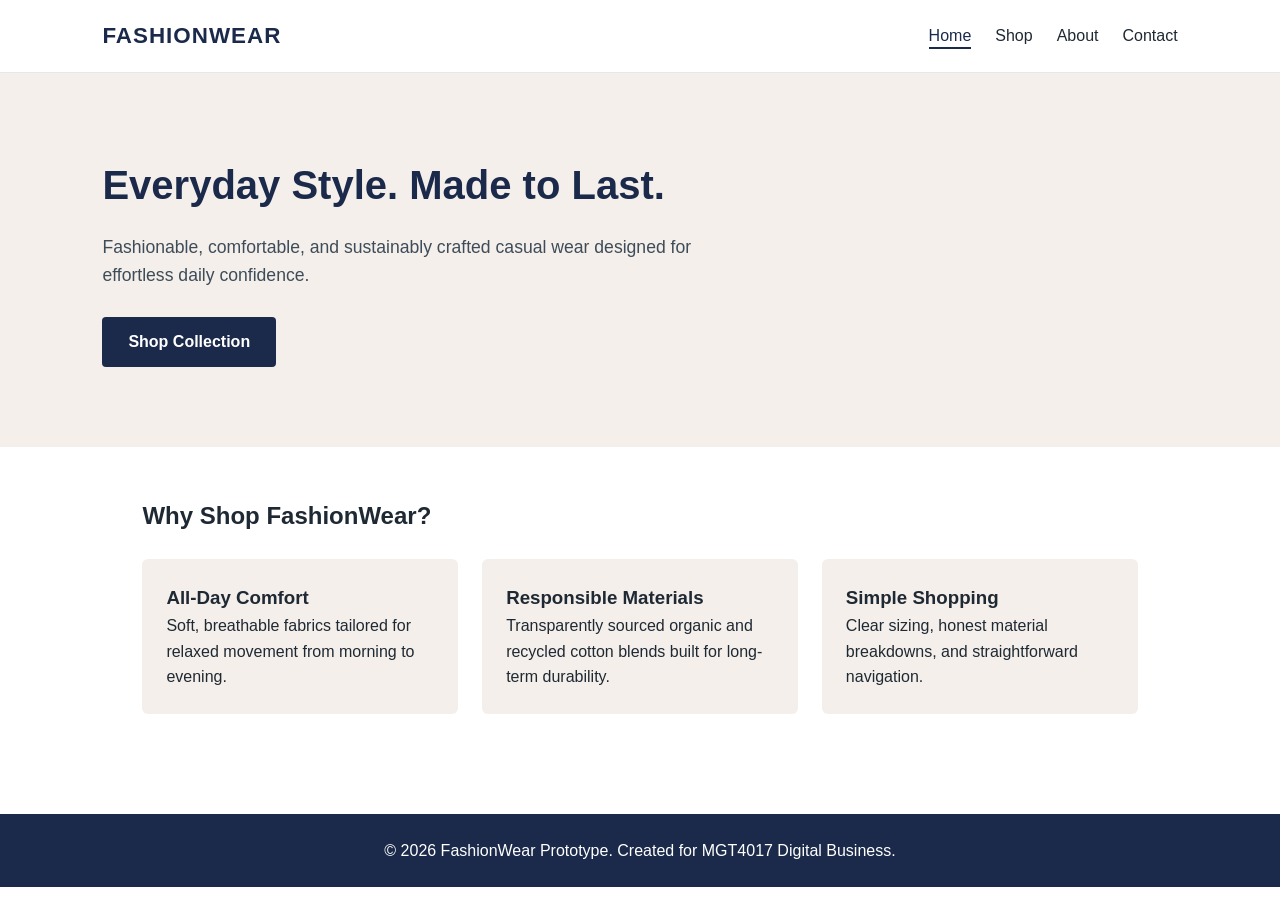
<file: index.html>
<!DOCTYPE html>
<html lang="en">
<head>
  <meta charset="UTF-8">
  <meta name="viewport" content="width=device-width, initial-scale=1.0">
  <title>FashionWear – Stylish & Sustainable Everyday Clothing</title>
  <meta name="description" content="Explore fashionable, comfortable, and sustainable everyday casual wear at FashionWear.">
  <link rel="stylesheet" href="style.css">
</head>
<body>

  <header class="navbar">
    <div class="logo">FASHIONWEAR</div>
    <nav>
      <ul class="nav-links">
        <li><a href="index.html" class="active">Home</a></li>
        <li><a href="shop.html">Shop</a></li>
        <li><a href="about.html">About</a></li>
        <li><a href="contact.html">Contact</a></li>
      </ul>
    </nav>
  </header>

  <main>
    <section class="hero">
      <div class="hero-content">
        <h1>Everyday Style. Made to Last.</h1>
        <p>Fashionable, comfortable, and sustainably crafted casual wear designed for effortless daily confidence.</p>
        <a href="shop.html" class="btn-primary">Shop Collection</a>
      </div>
    </section>

    <section class="highlights container">
      <h2>Why Shop FashionWear?</h2>
      <div class="grid-3">
        <div class="card">
          <h3>All-Day Comfort</h3>
          <p>Soft, breathable fabrics tailored for relaxed movement from morning to evening.</p>
        </div>
        <div class="card">
          <h3>Responsible Materials</h3>
          <p>Transparently sourced organic and recycled cotton blends built for long-term durability.</p>
        </div>
        <div class="card">
          <h3>Simple Shopping</h3>
          <p>Clear sizing, honest material breakdowns, and straightforward navigation.</p>
        </div>
      </div>
    </section>
  </main>

  <footer>
    <p>&copy; 2026 FashionWear Prototype. Created for MGT4017 Digital Business.</p>
  </footer>

  <script src="script.js"></script>
</body>
</html>
</file>
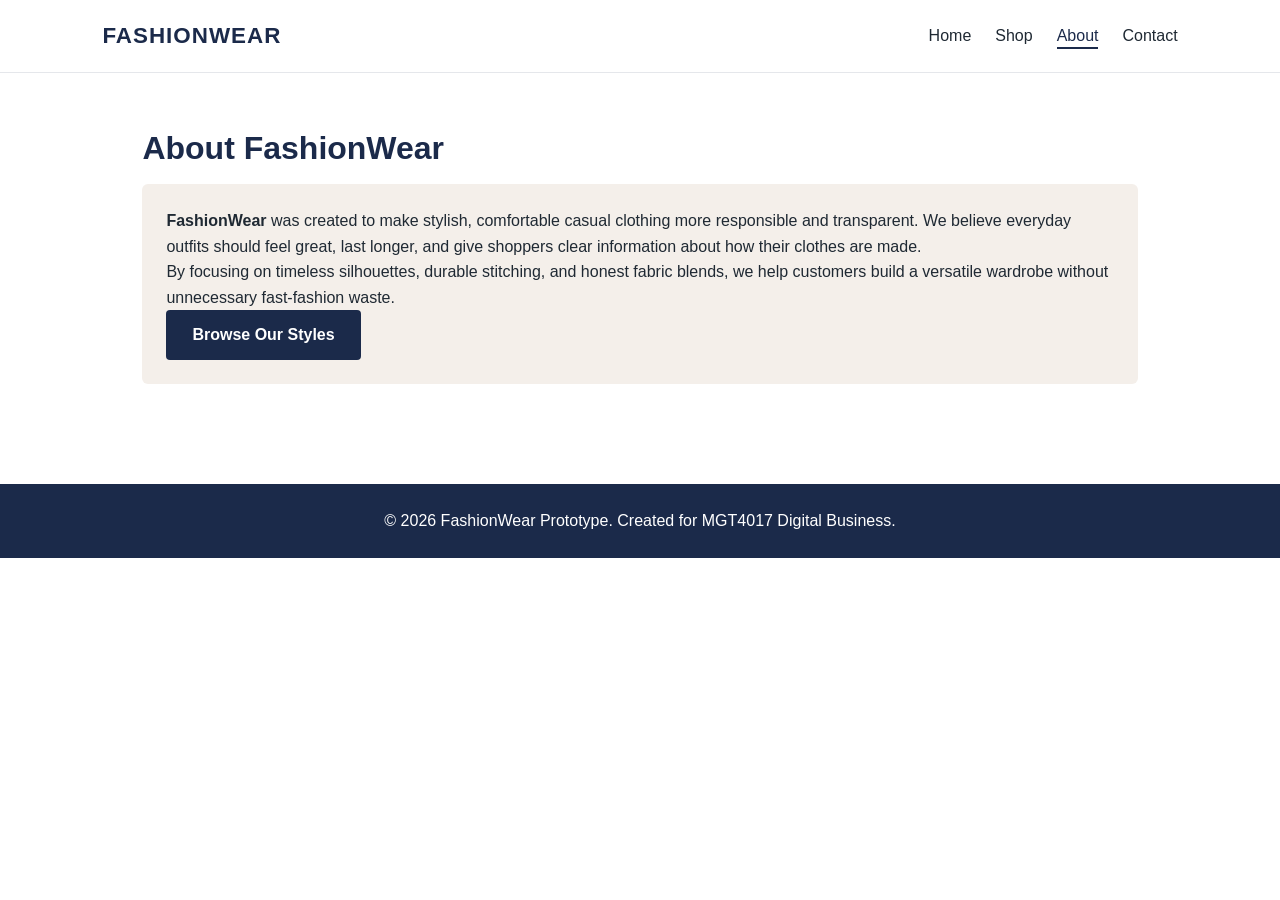
<file: about.html>
<!DOCTYPE html>
<html lang="en">
<head>
  <meta charset="UTF-8">
  <meta name="viewport" content="width=device-width, initial-scale=1.0">
  <title>About FashionWear – Our Story & Sustainability</title>
  <meta name="description" content="Learn about FashionWear's mission to combine everyday style, comfort, and material transparency.">
  <link rel="stylesheet" href="style.css">
</head>
<body>

  <header class="navbar">
    <div class="logo">FASHIONWEAR</div>
    <nav>
      <ul class="nav-links">
        <li><a href="index.html">Home</a></li>
        <li><a href="shop.html">Shop</a></li>
        <li><a href="about.html" class="active">About</a></li>
        <li><a href="contact.html">Contact</a></li>
      </ul>
    </nav>
  </header>

  <main class="container">
    <h1 class="page-title">About FashionWear</h1>
    <div class="about-box">
      <p><strong>FashionWear</strong> was created to make stylish, comfortable casual clothing more responsible and transparent. We believe everyday outfits should feel great, last longer, and give shoppers clear information about how their clothes are made.</p>
      <p>By focusing on timeless silhouettes, durable stitching, and honest fabric blends, we help customers build a versatile wardrobe without unnecessary fast-fashion waste.</p>
      <a href="shop.html" class="btn-primary">Browse Our Styles</a>
    </div>
  </main>

  <footer>
    <p>&copy; 2026 FashionWear Prototype. Created for MGT4017 Digital Business.</p>
  </footer>

  <script src="script.js"></script>
</body>
</html>
</file>
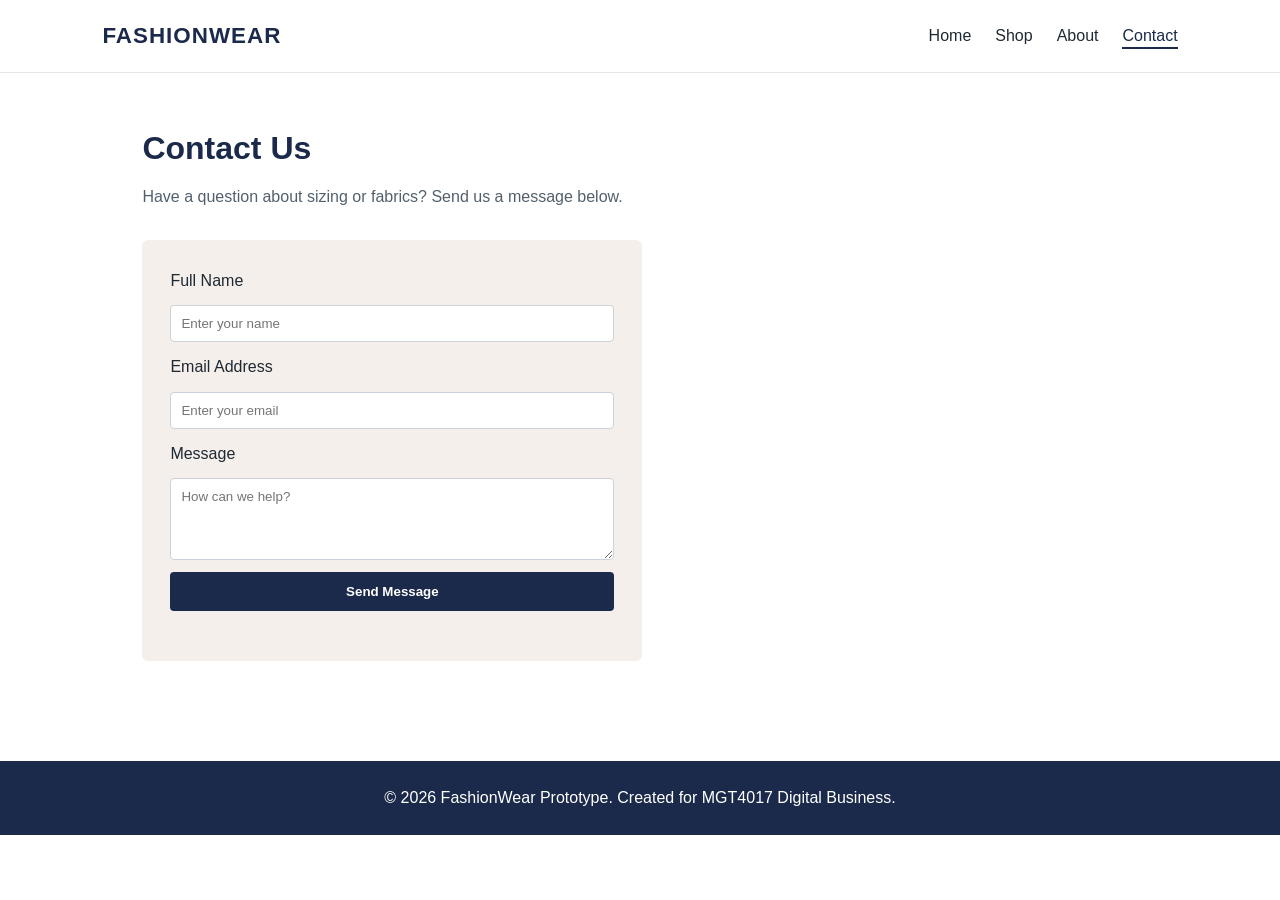
<file: contact.html>
<!DOCTYPE html>
<html lang="en">
<head>
  <meta charset="UTF-8">
  <meta name="viewport" content="width=device-width, initial-scale=1.0">
  <title>Contact FashionWear – Customer Enquiries</title>
  <meta name="description" content="Get in touch with FashionWear for sizing help, product details, or customer support.">
  <link rel="stylesheet" href="style.css">
</head>
<body>

  <header class="navbar">
    <div class="logo">FASHIONWEAR</div>
    <nav>
      <ul class="nav-links">
        <li><a href="index.html">Home</a></li>
        <li><a href="shop.html">Shop</a></li>
        <li><a href="about.html">About</a></li>
        <li><a href="contact.html" class="active">Contact</a></li>
      </ul>
    </nav>
  </header>

  <main class="container">
    <h1 class="page-title">Contact Us</h1>
    <p class="subtitle">Have a question about sizing or fabrics? Send us a message below.</p>

    <form id="contactForm" class="contact-form">
      <label for="name">Full Name</label>
      <input type="text" id="name" placeholder="Enter your name" required>

      <label for="email">Email Address</label>
      <input type="email" id="email" placeholder="Enter your email" required>

      <label for="message">Message</label>
      <textarea id="message" rows="4" placeholder="How can we help?" required></textarea>

      <button type="submit" class="btn-primary">Send Message</button>
      <p id="formMessage" class="feedback-msg"></p>
    </form>
  </main>

  <footer>
    <p>&copy; 2026 FashionWear Prototype. Created for MGT4017 Digital Business.</p>
  </footer>

  <script src="script.js"></script>
</body>
</html>
</file>
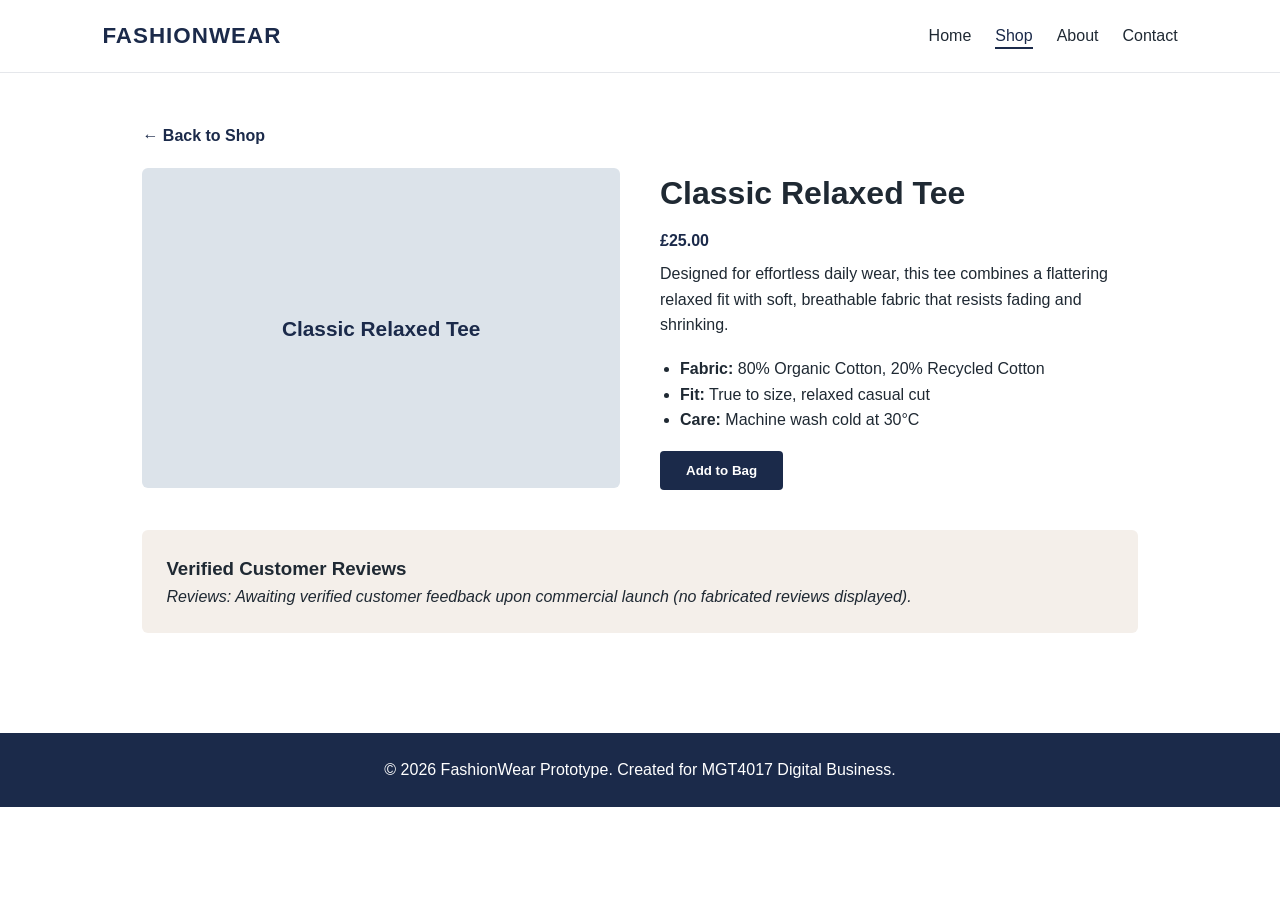
<file: product.html>
<!DOCTYPE html>
<html lang="en">
<head>
  <meta charset="UTF-8">
  <meta name="viewport" content="width=device-width, initial-scale=1.0">
  <title>Classic Relaxed Tee – FashionWear</title>
  <meta name="description" content="Discover the Classic Relaxed Tee from FashionWear. Soft, durable, and ethically crafted.">
  <link rel="stylesheet" href="style.css">
</head>
<body>

  <header class="navbar">
    <div class="logo">FASHIONWEAR</div>
    <nav>
      <ul class="nav-links">
        <li><a href="index.html">Home</a></li>
        <li><a href="shop.html" class="active">Shop</a></li>
        <li><a href="about.html">About</a></li>
        <li><a href="contact.html">Contact</a></li>
      </ul>
    </nav>
  </header>

  <main class="container">
    <a href="shop.html" class="back-link">&larr; Back to Shop</a>
    
    <div class="product-detail">
      <div class="detail-img">Classic Relaxed Tee</div>
      <div class="detail-info">
        <h1>Classic Relaxed Tee</h1>
        <p class="price">£25.00</p>
        <p class="desc">Designed for effortless daily wear, this tee combines a flattering relaxed fit with soft, breathable fabric that resists fading and shrinking.</p>
        <ul class="specs">
          <li><strong>Fabric:</strong> 80% Organic Cotton, 20% Recycled Cotton</li>
          <li><strong>Fit:</strong> True to size, relaxed casual cut</li>
          <li><strong>Care:</strong> Machine wash cold at 30°C</li>
        </ul>
        <button id="addToBagBtn" class="btn-primary">Add to Bag</button>
        <p id="bagMessage" class="feedback-msg"></p>
      </div>
    </div>

    <section class="reviews-box">
      <h3>Verified Customer Reviews</h3>
      <p><em>Reviews: Awaiting verified customer feedback upon commercial launch (no fabricated reviews displayed).</em></p>
    </section>
  </main>

  <footer>
    <p>&copy; 2026 FashionWear Prototype. Created for MGT4017 Digital Business.</p>
  </footer>

  <script src="script.js"></script>
</body>
</html>
</file>
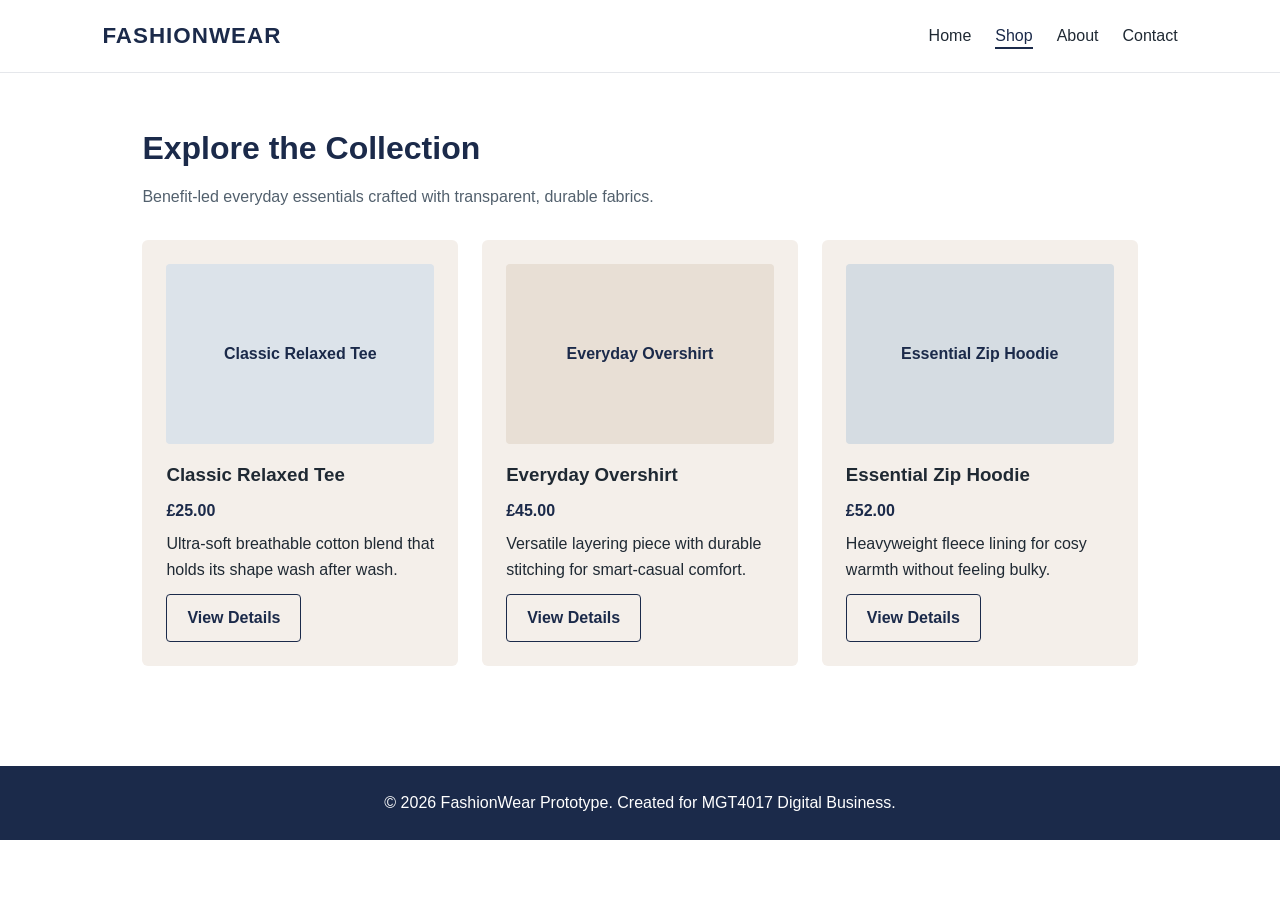
<file: shop.html>
<!DOCTYPE html>
<html lang="en">
<head>
  <meta charset="UTF-8">
  <meta name="viewport" content="width=device-width, initial-scale=1.0">
  <title>Shop Casual Collection – FashionWear</title>
  <meta name="description" content="Browse stylish everyday tees, relaxed shirts, and durable hoodies from FashionWear.">
  <link rel="stylesheet" href="style.css">
</head>
<body>

  <header class="navbar">
    <div class="logo">FASHIONWEAR</div>
    <nav>
      <ul class="nav-links">
        <li><a href="index.html">Home</a></li>
        <li><a href="shop.html" class="active">Shop</a></li>
        <li><a href="about.html">About</a></li>
        <li><a href="contact.html">Contact</a></li>
      </ul>
    </nav>
  </header>

  <main class="container">
    <h1 class="page-title">Explore the Collection</h1>
    <p class="subtitle">Benefit-led everyday essentials crafted with transparent, durable fabrics.</p>

    <div class="grid-3">
      <div class="product-card">
        <div class="product-img" style="background-color: #DCE3EA;">Classic Relaxed Tee</div>
        <h3>Classic Relaxed Tee</h3>
        <p class="price">£25.00</p>
        <p class="desc">Ultra-soft breathable cotton blend that holds its shape wash after wash.</p>
        <a href="product.html" class="btn-secondary">View Details</a>
      </div>

      <div class="product-card">
        <div class="product-img" style="background-color: #E8DFD5;">Everyday Overshirt</div>
        <h3>Everyday Overshirt</h3>
        <p class="price">£45.00</p>
        <p class="desc">Versatile layering piece with durable stitching for smart-casual comfort.</p>
        <a href="product.html" class="btn-secondary">View Details</a>
      </div>

      <div class="product-card">
        <div class="product-img" style="background-color: #D5DCE2;">Essential Zip Hoodie</div>
        <h3>Essential Zip Hoodie</h3>
        <p class="price">£52.00</p>
        <p class="desc">Heavyweight fleece lining for cosy warmth without feeling bulky.</p>
        <a href="product.html" class="btn-secondary">View Details</a>
      </div>
    </div>
  </main>

  <footer>
    <p>&copy; 2026 FashionWear Prototype. Created for MGT4017 Digital Business.</p>
  </footer>

  <script src="script.js"></script>
</body>
</html>
</file>
<file: style.css>
* {
  box-sizing: border-box;
  margin: 0;
  padding: 0;
  font-family: 'Segoe UI', Tahoma, Geneva, Verdana, sans-serif;
}

body {
  background-color: #FFFFFF;
  color: #1F2933;
  line-height: 1.6;
}

/* Navigation */
.navbar {
  display: flex;
  justify-content: space-between;
  align-items: center;
  padding: 18px 8%;
  background-color: #FFFFFF;
  border-bottom: 1px solid #E5E7EB;
}

.logo {
  font-size: 1.4rem;
  font-weight: 700;
  color: #1B2A4A;
  letter-spacing: 1px;
}

.nav-links {
  list-style: none;
  display: flex;
  gap: 24px;
}

.nav-links a {
  text-decoration: none;
  color: #1F2933;
  font-weight: 500;
}

.nav-links a.active,
.nav-links a:hover {
  color: #1B2A4A;
  border-bottom: 2px solid #1B2A4A;
  padding-bottom: 3px;
}

/* Hero Section */
.hero {
  background-color: #F4EFEA;
  padding: 80px 8%;
  text-align: left;
}

.hero-content {
  max-width: 600px;
}

.hero h1 {
  font-size: 2.5rem;
  color: #1B2A4A;
  margin-bottom: 16px;
}

.hero p {
  font-size: 1.1rem;
  margin-bottom: 28px;
  color: #3E4C59;
}

/* Buttons (CTAs) */
.btn-primary {
  display: inline-block;
  background-color: #1B2A4A;
  color: #FFFFFF;
  padding: 12px 26px;
  text-decoration: none;
  border: none;
  border-radius: 4px;
  font-weight: 600;
  cursor: pointer;
}

.btn-primary:hover {
  background-color: #2B4170;
}

.btn-secondary {
  display: inline-block;
  background-color: #F4EFEA;
  color: #1B2A4A;
  padding: 10px 20px;
  text-decoration: none;
  border: 1px solid #1B2A4A;
  border-radius: 4px;
  font-weight: 600;
  margin-top: 12px;
}

/* Layout & Cards */
.container {
  padding: 50px 8%;
  max-width: 1200px;
  margin: 0 auto;
}

.page-title {
  color: #1B2A4A;
  margin-bottom: 10px;
}

.subtitle {
  color: #52606D;
  margin-bottom: 30px;
}

.grid-3 {
  display: grid;
  grid-template-columns: repeat(3, 1fr);
  gap: 24px;
  margin-top: 24px;
}

.card, .product-card, .about-box, .reviews-box {
  background-color: #F4EFEA;
  padding: 24px;
  border-radius: 6px;
}

.product-img {
  height: 180px;
  display: flex;
  align-items: center;
  justify-content: center;
  font-weight: 600;
  color: #1B2A4A;
  border-radius: 4px;
  margin-bottom: 16px;
}

.price {
  font-weight: 700;
  color: #1B2A4A;
  margin: 8px 0;
}

/* Product Detail */
.back-link {
  display: inline-block;
  margin-bottom: 20px;
  color: #1B2A4A;
  text-decoration: none;
  font-weight: 600;
}

.product-detail {
  display: grid;
  grid-template-columns: 1fr 1fr;
  gap: 40px;
  margin-bottom: 30px;
}

.detail-img {
  background-color: #DCE3EA;
  height: 320px;
  display: flex;
  align-items: center;
  justify-content: center;
  font-size: 1.3rem;
  font-weight: 700;
  color: #1B2A4A;
  border-radius: 6px;
}

.specs {
  margin: 18px 0;
  padding-left: 20px;
}

/* Contact Form */
.contact-form {
  max-width: 500px;
  background-color: #F4EFEA;
  padding: 28px;
  border-radius: 6px;
  display: flex;
  flex-direction: column;
  gap: 12px;
}

.contact-form input,
.contact-form textarea {
  padding: 10px;
  border: 1px solid #CBD2D9;
  border-radius: 4px;
}

.feedback-msg {
  color: #1B2A4A;
  font-weight: 600;
  margin-top: 10px;
}

footer {
  text-align: center;
  padding: 24px;
  background-color: #1B2A4A;
  color: #FFFFFF;
  margin-top: 50px;
}

/* Mobile Responsive Adjustment */
@media (max-width: 768px) {
  .navbar {
    flex-direction: column;
    gap: 12px;
  }
  .grid-3, .product-detail {
    grid-template-columns: 1fr;
  }
}
</file>
